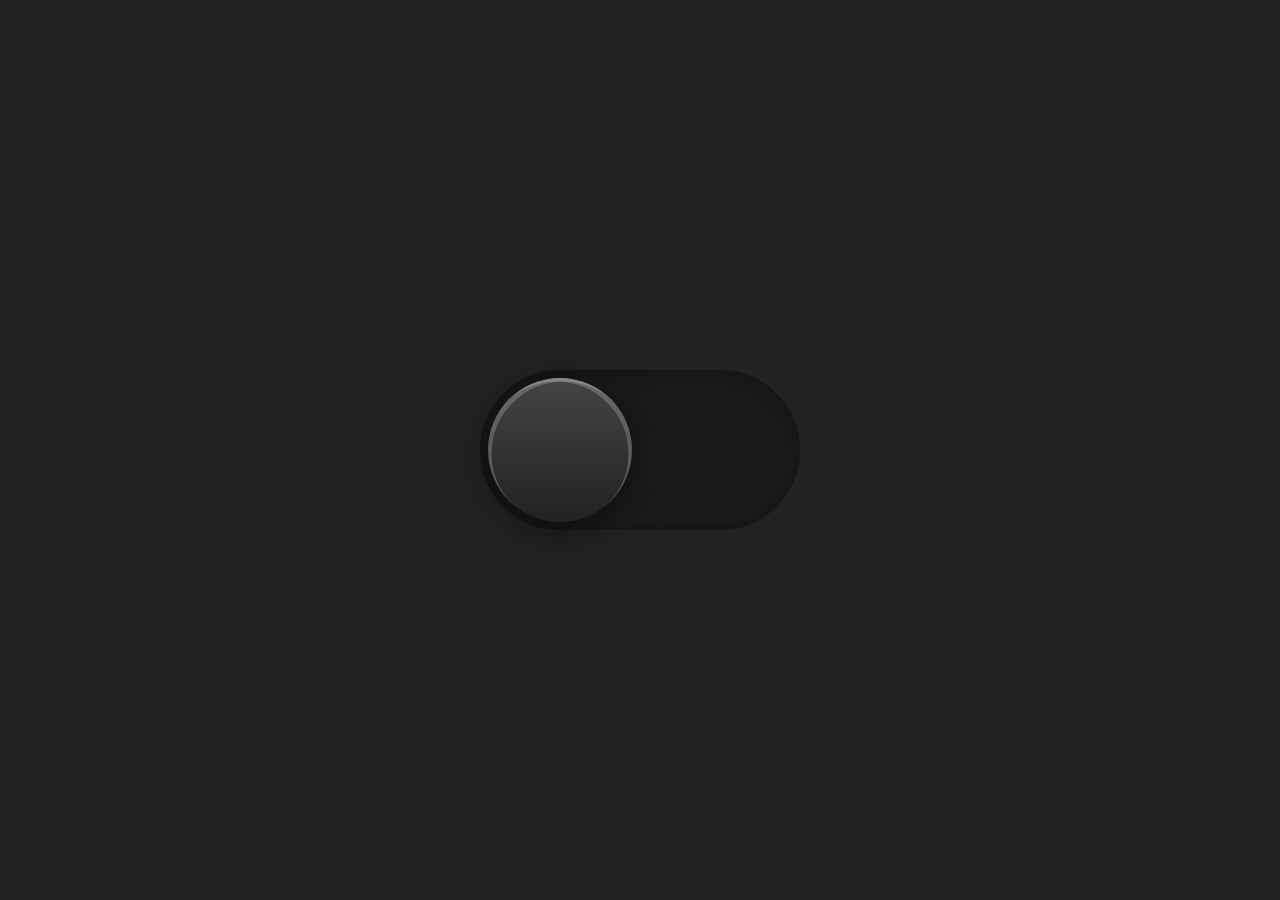
<file: Ejercicio11/index.html>
<html lang="es">
    <head>
        <meta charset="utf-8">
        <meta http-equiv="X-UA-Compatible" content="IE=edge">
        <title>Toggle</title>
        <link rel="stylesheet" href="./css/style.css">
    </head>
    <body>
        <div id="toggle">
            <i class="circulo"></i>
        </div>
        <script src="./script.js"></script>
    </body>
</html>
</file>
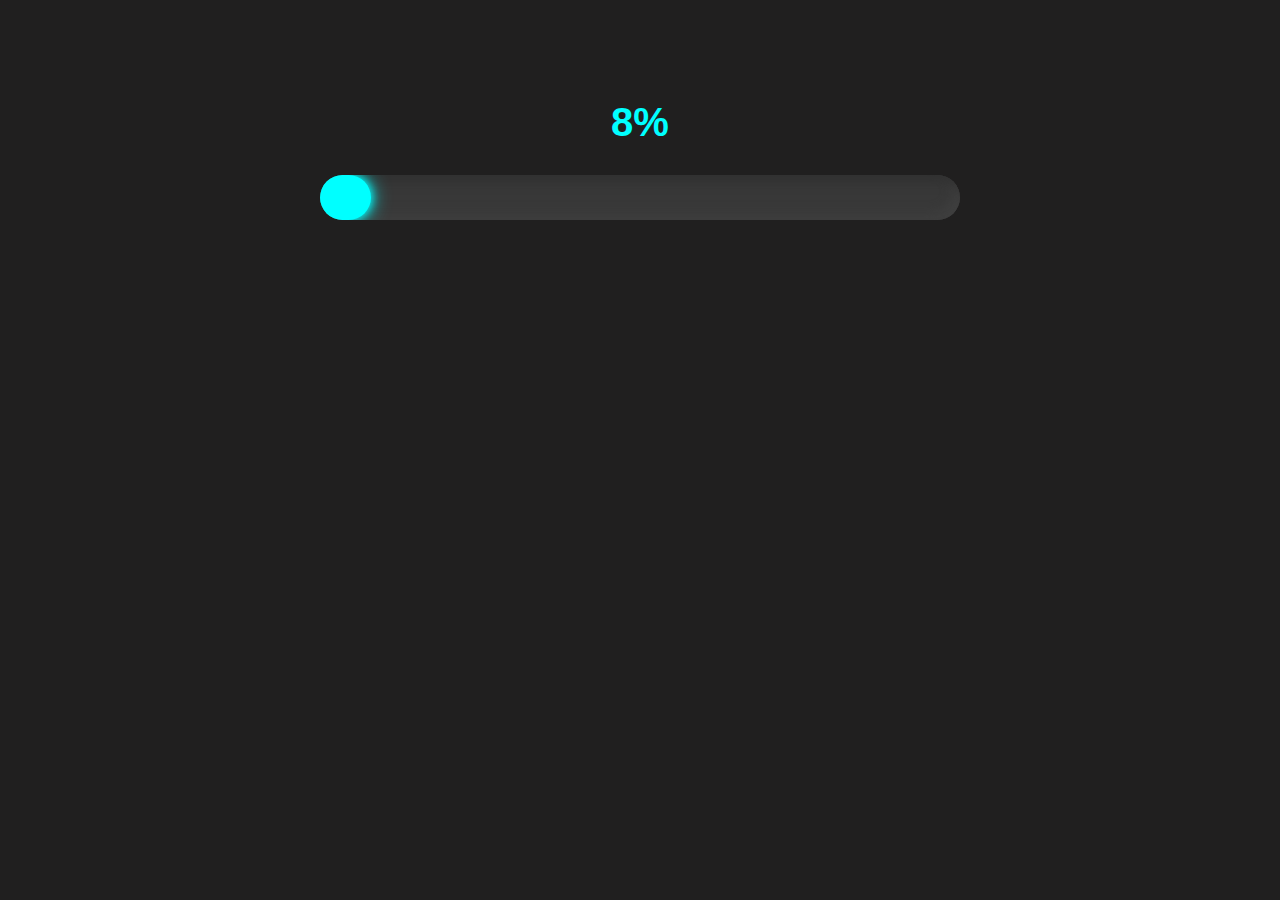
<file: Ejercicio13/index.html>
<html lang="es">
    <head>
        <meta charset="utf-8">
        <meta http-equiv="X-UA-Compatible" content="IE=edge">
        <title>Barra de Progreso</title>
        <meta name="description" content="">
        <meta name="viewport" content="width=device-width, initial-scale=1">
        <link rel="stylesheet" href="./CSS/style.css">
    </head>
    <body>
        <div class="porcentaje">0</div>
        <div class="barra">
            <span class="progreso"></span>
        </div>
        
        <script src="./script.js" ></script>
    </body>
</html>
</file>
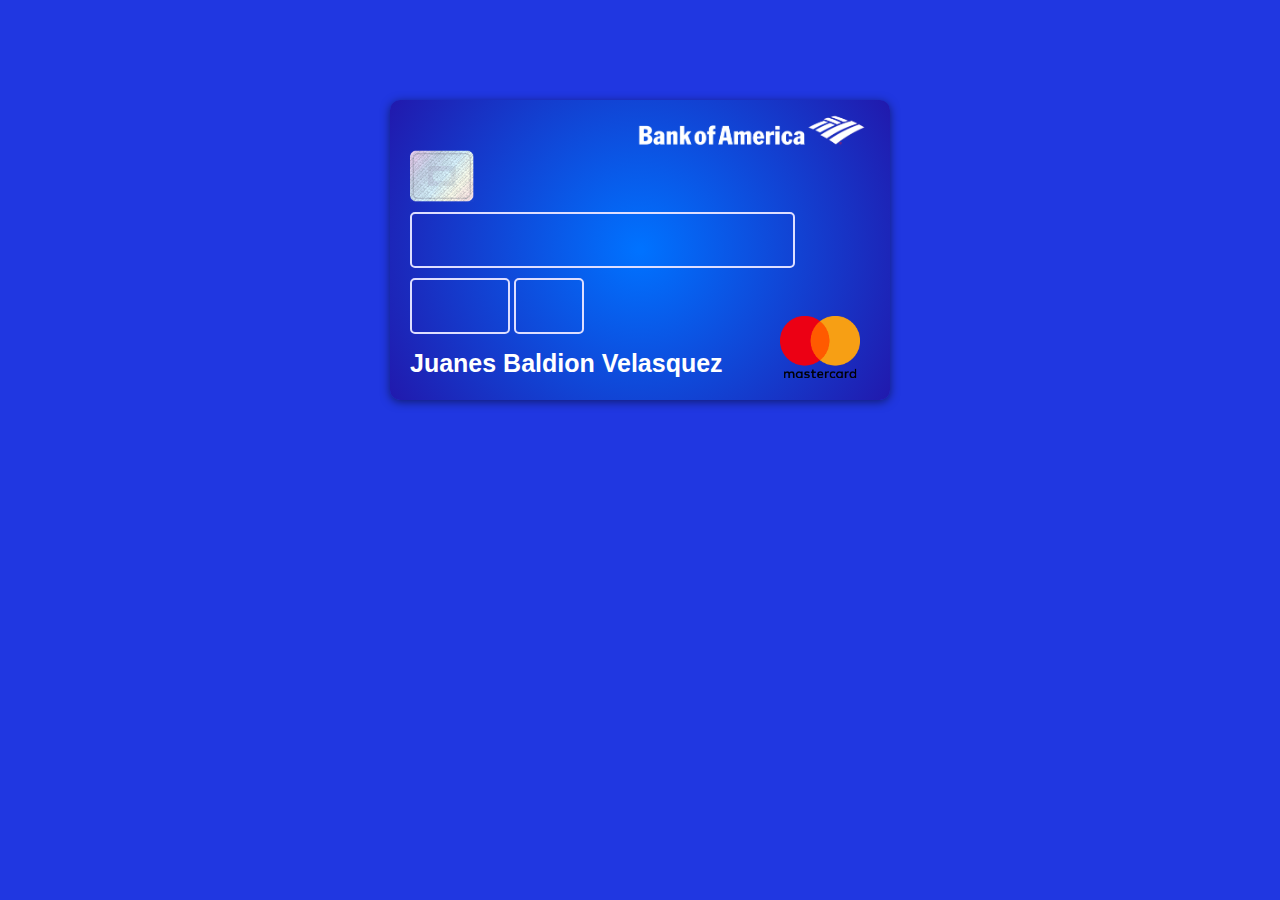
<file: Ejercicio14/index.html>
<!DOCTYPE html>
<html lang="en">
<head>
    <meta charset="UTF-8">
    <meta name="viewport" content="width=device-width, initial-scale=1.0">
    <link rel="stylesheet" href="style.css">
    <title>Tarjeta</title>
</head>
<body>
    <div id="marco">
        <div class="tarjeta">
            <div id="imagen">
                <div id="chip"></div>
                <div id="logoBanco"></div>
            </div>

            <input type="text" id="inputTarjeta">
            <input type="text" id="inputFecha">
            <input type="text" id="inputCVV">
            <div class="propietario">Juanes Baldion Velasquez</div>

            <div id="imagen2">
                <div id="masterLogo"></div>
            </div>
        </div>

    </div>
    <script src="main.js"></script>
</body>
</html>
</file>
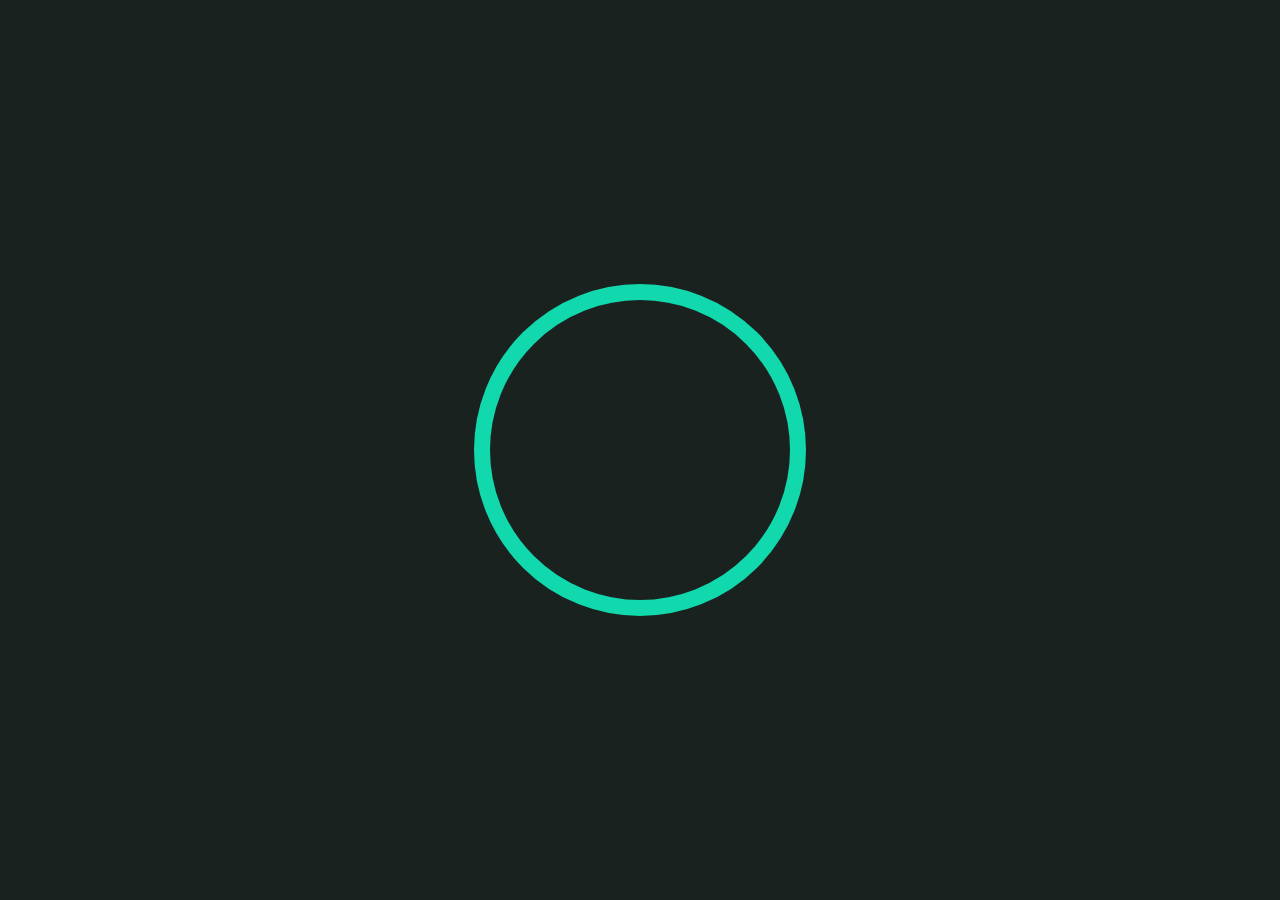
<file: Ejercicio2/index.html>
<!DOCTYPE html>
<html lang="es">
    <head>
        <meta charset="utf-8">
        <meta http-equiv="X-UA-Compatible" content="IE=edge">
        <title></title>
        <meta name="description" content="">
        <meta name="viewport" content="width=device-width, initial-scale=1">
        <link rel="stylesheet" href="./css/style.css">
    </head>
    <body>

        <div class="Reloj"></div>
                
        <script src="./script.js" async defer></script>
    </body>
</html>
</file>
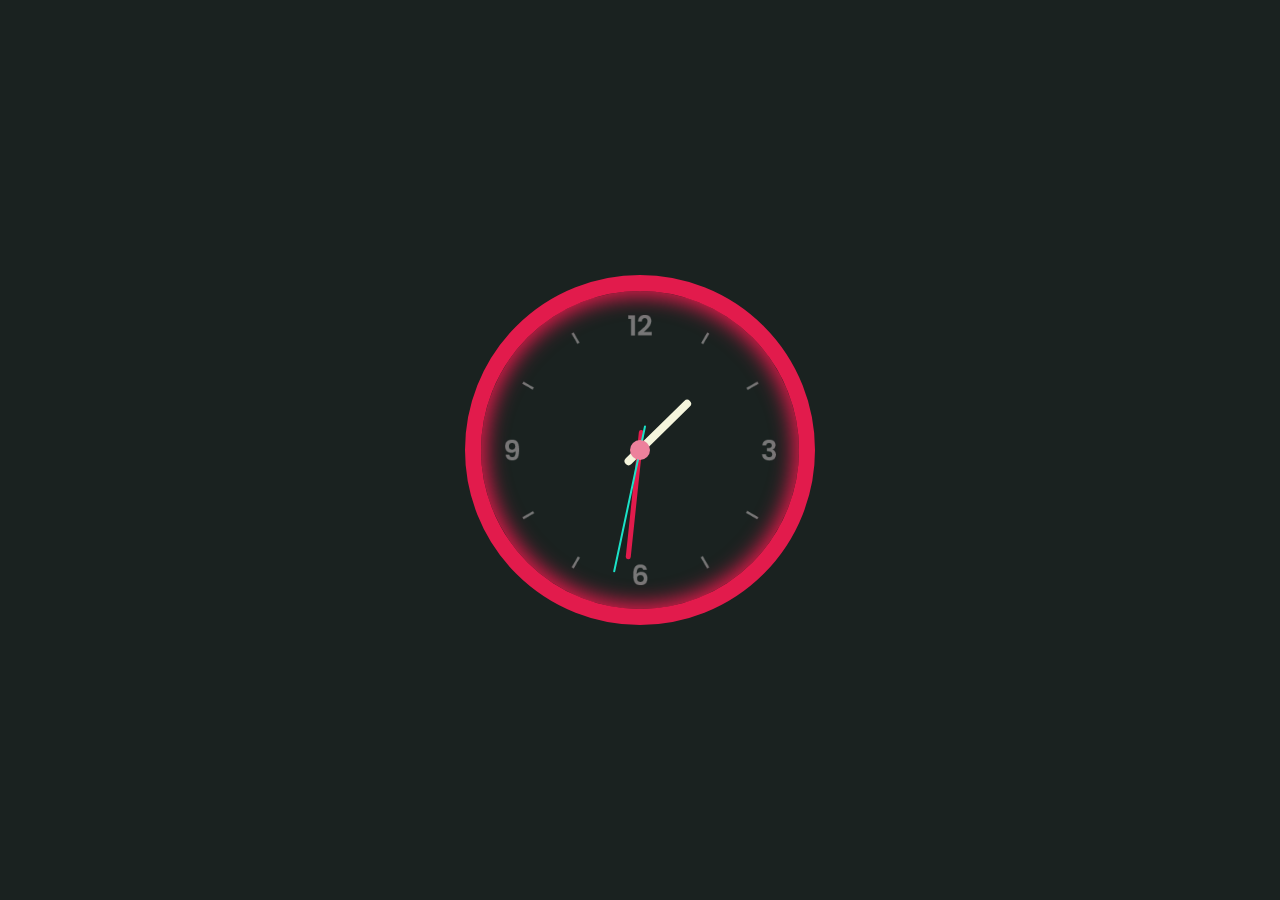
<file: Ejercicio3/index.html>
<!DOCTYPE html>
<html lang="es">
    <head>
        <meta charset="utf-8">
        <meta http-equiv="X-UA-Compatible" content="IE=edge">
        <title>Reloj análogo</title>
        <meta name="description" content="">
        <meta name="viewport" content="width=device-width, initial-scale=1">
        <link rel="stylesheet" href="./CSS/style.css">
    </head>
    <body>
        <div class="reloj">
            <div class="hora"></div>
            <div class="minuto"></div>
            <div class="segundo"></div>
        </div>
        <script src="./script.js" async defer></script>
    </body>
</html>
</file>
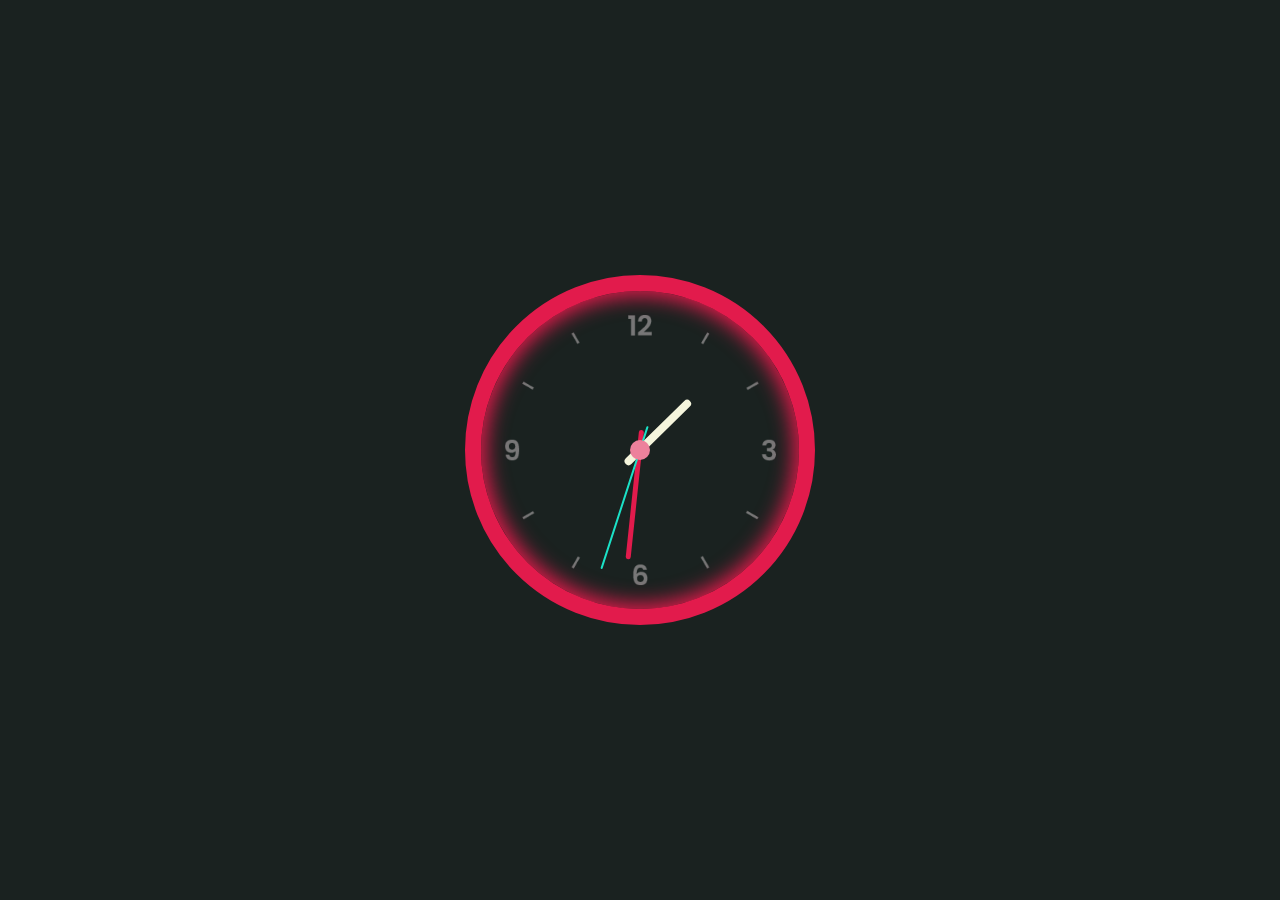
<file: Ejercicio4/index.html>
<!DOCTYPE html>
<html lang="es">
    <head>
        <meta charset="utf-8">
        <meta http-equiv="X-UA-Compatible" content="IE=edge">
        <title>Reloj análogo</title>
        <meta name="description" content="">
        <meta name="viewport" content="width=device-width, initial-scale=1">
        <link rel="stylesheet" href="./CSS/style.css">
    </head>
    <body>
        
        <div class="reloj">
            <div class="Reloj_digital"></div>
            <div class="hora"></div>
            <div class="minuto"></div>
            <div class="segundo"></div>
            
        </div>
        
        

        <script src="./script.js" async defer></script>
    </body>
</html>
</file>
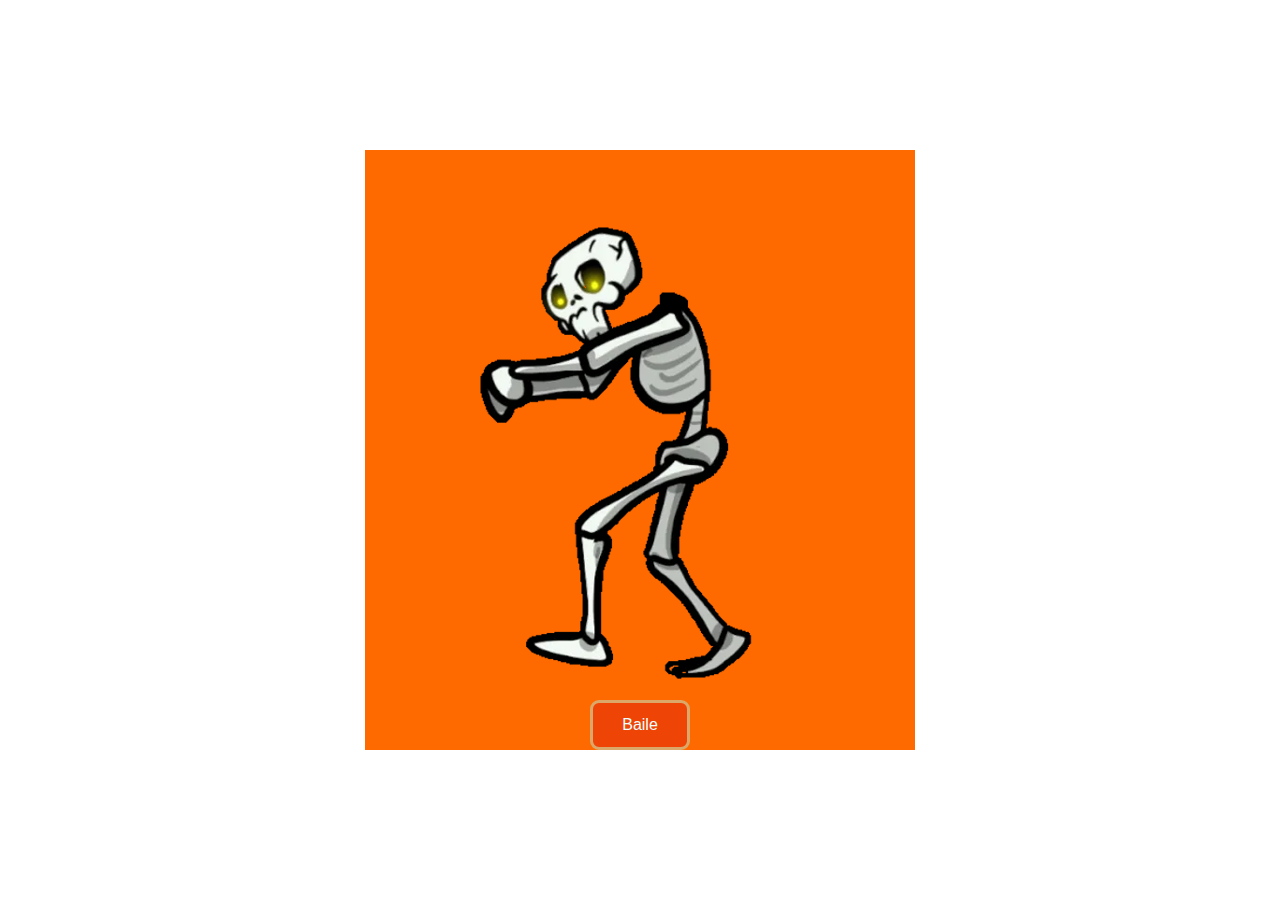
<file: Ejercicio5/index.html>
<!DOCTYPE html>
<html lang="en">
<head>
    <meta charset="UTF-8">
    <meta name="viewport" content="width=device-width, initial-scale=1.0">
    <title>Document</title>
    <link rel="stylesheet" href="./CSS/style.css">
</head>
<body>
    <div class="Baile">
        <div id="esqueletoquieto" class="esqueletoOff">
            <div class="esqueletoOnOff" onclick="bailar()"> Baile </div>
        </div>
    </div>
    <script src="./script.js"></script>
</body>
</html>
</file>
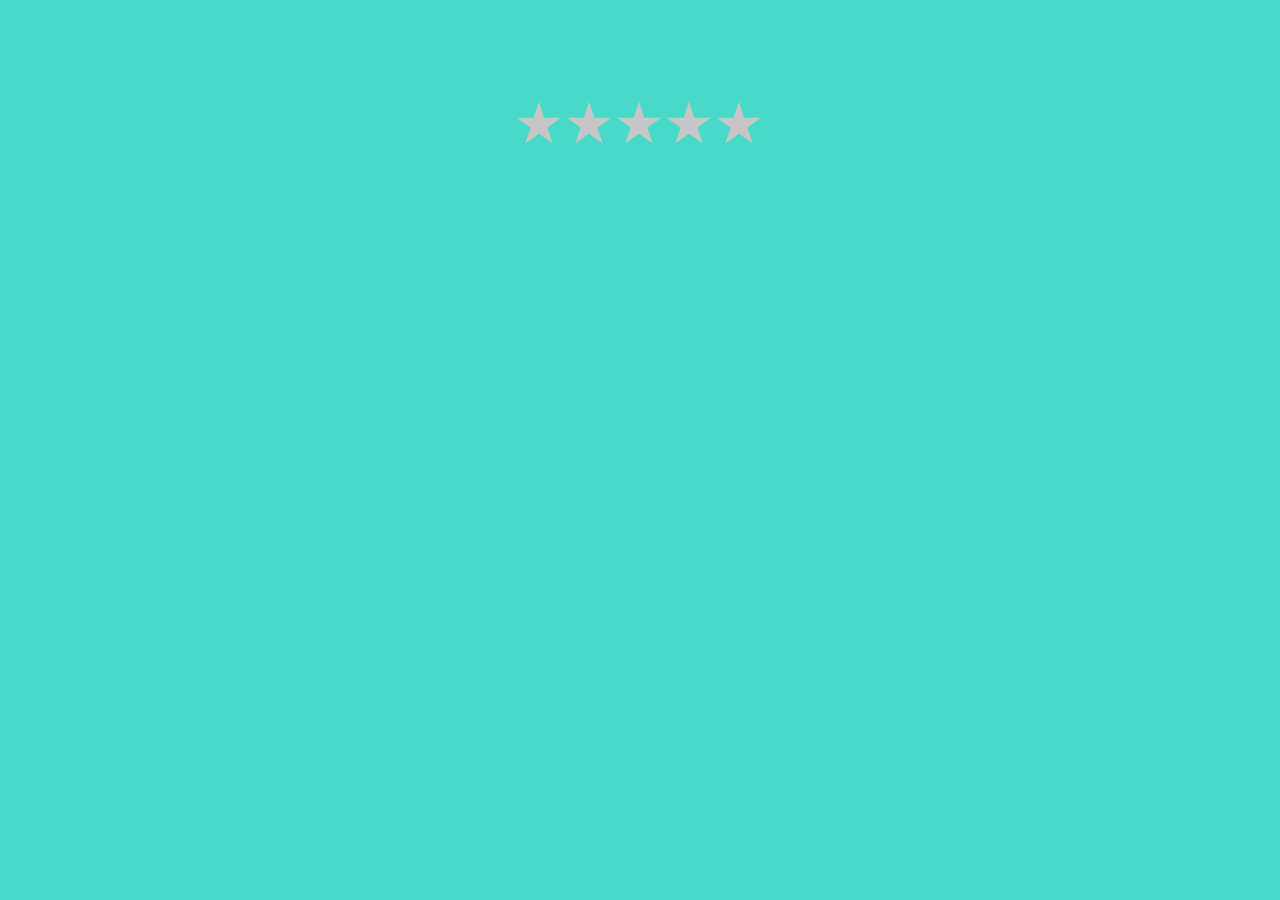
<file: Ejercicio6/index.html>
<!DOCTYPE html>
<html lang="es">
    <head>
        <meta charset="utf-8">
        <meta http-equiv="X-UA-Compatible" content="IE=edge">
        <title>Puntaje</title>
        <meta name="description" content="">
        <meta name="viewport" content="width=device-width, initial-scale=1">
        <link rel="stylesheet" href="./CSS/style.css">
    </head>
    <body>
        <div class="contenedor">
            <div class="puntaje"></div>
        </div>
               
        <script src="./script.js" async defer></script>
    </body>
</html>
</file>
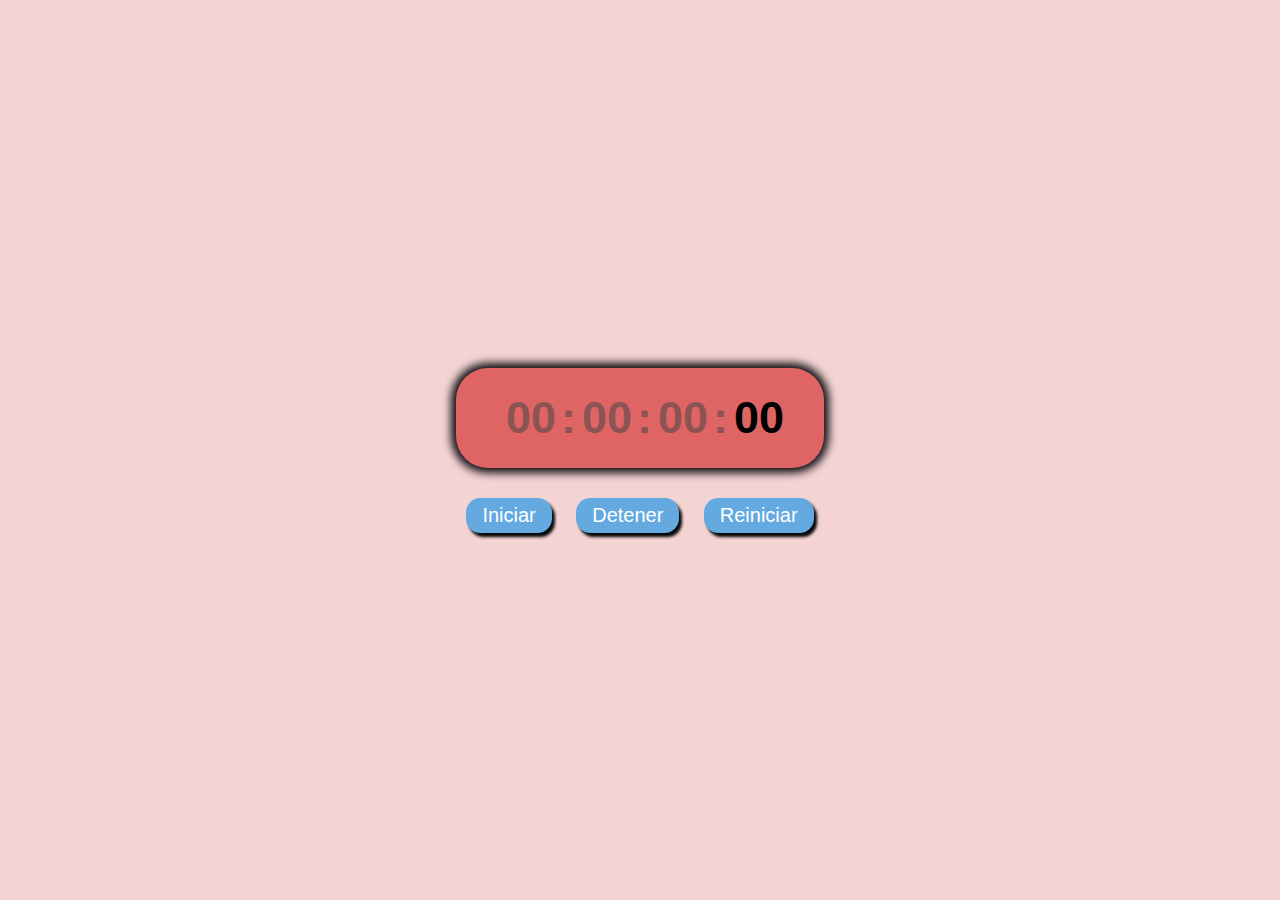
<file: ejercicio7/index.html>
<!DOCTYPE html>
<html lang="en">

<head>
    <meta charset="UTF-8">
    <meta name="viewport" content="width=device-width, initial-scale=1.0">
    <title>Document</title>
    <link rel="stylesheet" href="./css/style.css">
</head>

<body>
    <div class="pantalla">
        <div class="cronometro">
            <span class="hora">00</span>
            <span class="separador">:</span>
            <span class="minuto">00</span>
            <span class="separador">:</span>
            <span class="segundo">00</span>
            <span class="separador">:</span>
            <span class="milisegundo">00</span>
        </div>
        <div class="botones">
            <button class="iniciar">Iniciar</button>
            <button class="detener">Detener</button>
            <button class="reiniciar">Reiniciar</button>
        </div>

    </div>
    <script src="./script.js"></script>
</body>

</html>
</file>
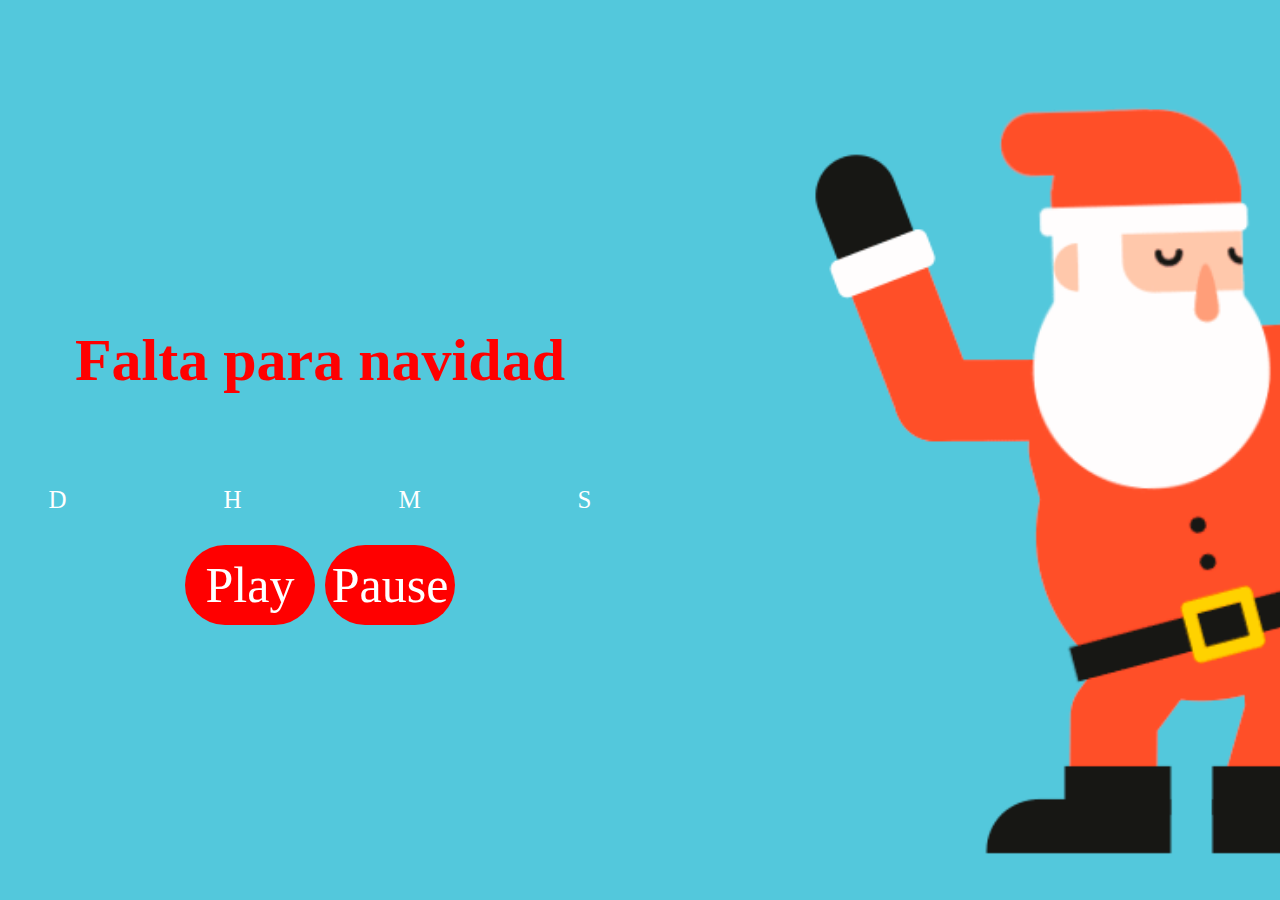
<file: Ejercicio8/index.html>
<!DOCTYPE html>
<html lang="en">
<head>
    <meta charset="UTF-8">
    <meta name="viewport" content="width=device-width, initial-scale=1.0">
    <title>Document</title>
    <link rel="stylesheet" href="./css/style.css">
</head>
<body>
    <div class="box1">
    <h1 class="titulo">Falta para navidad</h1>
    <div id="cuentaRegresiva" class="cuentaRegresiva">
    </div>

    <div class="tiempoL">
        <span class="letra">D</span>
        <span class="letra">H</span>
        <span class="letra">M</span>    
        <span class="letra">S</span>
    </div>
    <div class="botones">
        <div class="btn iniciar"> Play </div>
        <div class="btn detener"> Pause </div>
    </div>
    
        
    </div>
    
    <div class="santa" id="santa"></div>

    <script src="./script.js"></script>
    
</body>
</html>
</file>
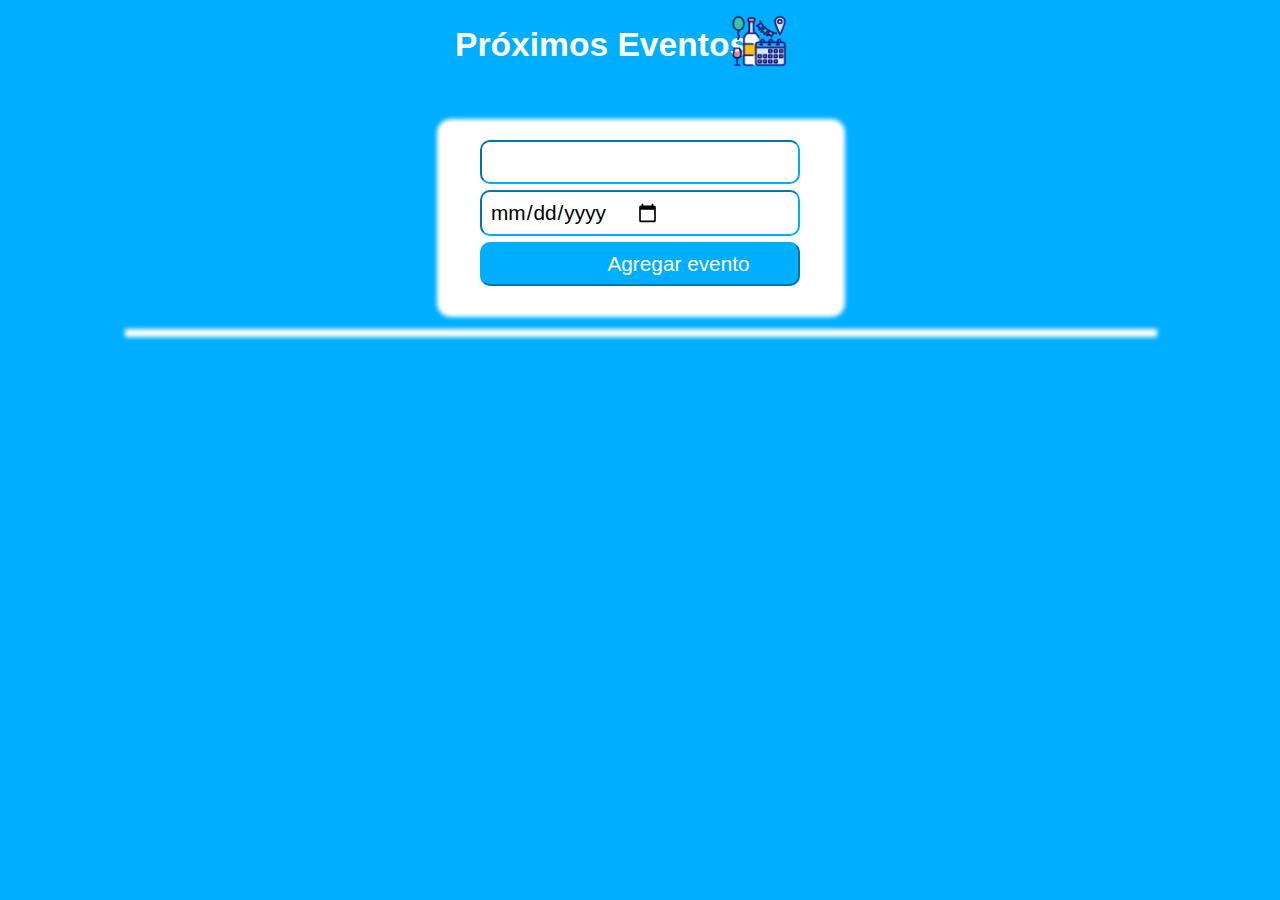
<file: Ejercicio9/index.html>
<!DOCTYPE html>
<html lang="en">
<head>
    <meta charset="UTF-8">
    <meta name="viewport" content="width=device-width, initial-scale=1.0">
    <title>Eventos</title>
    <link rel="stylesheet" href="./CSS/style.css">
</head>
<body>
    <h1>Próximos Eventos</h1>
    <img src="./img/eventos.png">
    <div class="eventos">
        <center>
            <div class="formulario">
                <form>
                    <input type="text" id="nombreEvento">
                    <input type="date" id="fechaEvento">
                    <input type="submit" id="agregar" value="Agregar evento">
                </form>
            </div>
        </center>
        <center>
        <div class="listaEventos2" id="listaEventos"></div></center>
    </div>
    <script src="./script.js"></script>
</body>
</html>
</file>
<file: Ejercicio11/css/style.css>
*{
    margin: 0;
    padding: 0;
    box-sizing: border-box;
}

body{
    background-color: rgb(35, 34, 34);
    display: flex;
    justify-content: center;
    align-items: center;
    flex-direction: column;
    min-height: 100vh;
    transition: 0.5s;
    &.toggleBlanco{
        background-color: aliceblue;
    }
}

#toggle {
    height: 160px;
    width: 320px;
    background: #1b1b1b;
    box-shadow: inset 0 8px 60px rgba(0, 0, 0, 0.1),
                inset 0 8px 8px rgba(0, 0, 0, 0.1),
                inset 0 -4px 4px rgba(0, 0, 0, 0.1);
    position: relative;
    border: none;
    cursor: pointer;
    transition: 0.5s;
    appearance: none;
    border-radius: 160px;

    &.toggleBlanco{
        background-color: aliceblue;
        box-shadow: inset 0 2px 60px rgba(0, 0, 0, 0.1),
                    inset 0px 2px 8px rgba(0, 0, 0, 0.1),
                    inset 0px -4px 4px rgba(0, 0, 0, 0.5);
        
        .circulo{
            left: 160px;
            box-shadow: 0 8px 20px rgba(0, 0, 0, 0.1),
                inset 4px 4px rgba(255, 255, 255, 1),
                inset -4px 4px rgba(255, 255, 255, 1);
            background: linear-gradient(to bottom, aliceblue, #fafafa);
            
        }
    }
}

.circulo{
    position: absolute;
    top: 0;
    left: 0;
    width: 160px;
    height: 160px;
    content: "";
    background: linear-gradient(to bottom, #444, #222);
    border-radius: 50vh;
    transform: scale(0.9);
    transition: 0.5s;
    box-shadow: 0 8px 40px rgba(0, 0, 0, 0.5),
            inset 4px 4px rgba(255, 255, 255, 0.2),
            inset -4px 4px rgba(255, 255, 255, 0.2);
}
</file>
<file: Ejercicio13/CSS/style.css>
*{
    margin: 0;
    padding: 0;
    box-sizing: border-box;
}

body{
    background-color: rgb(32, 31, 31);
}

.barra {
    background-color: #383838;
    height: 45px;
    width: 50%;
    margin: 130 auto;
    box-shadow: inset 6px 6px 12px #303030,
                inset -6px -6px 12px #404040;
    overflow: hidden;
    border: none;
    border-radius: 20rem;
}

.progreso {
    height: 100%;
    width: 0;
    background-color: aqua;
    box-shadow: 0 0 10px aqua,
            0 0 20px aqua;
    display: block;
    border-radius: 20rem;
}

.porcentaje {
    font-size: 2.5rem;
    font-family: 'Gill Sans', 'Gill Sans MT', Calibri, 'Trebuchet MS', sans-serif;
    font-weight: bold;
    text-align: center;
    transform: translatey(100px);
    color: aqua;
}

body.celebracion {
    background-image: url("../img/celebracion___736559c5c83b5ab___.gif");
    background-size: cover;
    background-repeat: no-repeat;
}
</file>
<file: Ejercicio14/style.css>
*{
    margin: 0%;
    padding: 0%;
    box-sizing: border-box;
}

body{
    font-family: Arial, Helvetica, sans-serif;
    background-color: rgb(32, 55, 225);
}

#imagen{
    display: flex;
    margin-top: -20px;
    justify-content: space-between;
}

#chip{
    background-image: url("./img/chip.png");
    background-size: cover;
    width: 68px;
    height: 52px;
    margin-top: 60px;
}

#logoBanco{
    background-image: url("./img/logobanco.png");
    background-size: cover;
    width: 250px;
    height: 40px;
    margin-left: 160px;
    margin-top: 20px;
}

.tarjeta{
    display: block;
    width: 500px;
    height: 300px;
    border-radius: 10px;
    padding: 10px 20px 0 20px;
    box-sizing: border-box;
    background: rgb(0, 114, 225);
    background: radial-gradient(circle, 
        rgba( 0, 114, 255, 1) 1%, 
        rgba( 33, 25, 173, 1) 100% );
    margin: 100px auto;
    box-shadow: 0 2px 10px rgba( 0, 0, 0, 0.5);
}

.tarjeta input {
    font-size: 28px;
    padding: 10px;
    border: solid 2px rgb(222, 222, 255);
    color: white;
    border-radius: 5px;
    background-color: transparent;
    margin-top: 10px;
    outline: none;
}

.tarjeta #inputTarjeta::before{
    content: "Card Number";
    position: relative;
    width: 100px;
    height: 100px;
}

.propietario{
    display: grid;
    color: white;
    font-weight: bold;
    font-size: 25px;
    padding-top: 15px;
}

.tarjeta #inputFecha{
    width: 100px;
}

.tarjeta #inputCVV{
    width: 70px;
}

#imagen2{
    display: flex;
    align-items: end;
}

#masterLogo{
    background-image: url("./img/master.png");
    background-size: cover;
    width: 80px;
    height: 62px;
    margin: -77px 0px 0px 370px;
}
</file>
<file: Ejercicio2/css/style.css>
body{
    margin: 0;
    min-height: 100vh;
    display: grid;
    justify-content: center;
    align-items: center;
    background-color: rgb(26,34,32);
}
.Reloj{
    border: 1rem solid rgb(17,216,173);
    width: 300px;
    height: 300px;
    display: flex;
    justify-content: center;
    align-items: center;
    border-radius: 50vh;
    font-family: monospace;
    font-size: 3rem;
    color: rgb(17,216,173);
}
</file>
<file: Ejercicio3/CSS/style.css>
*{
    margin:0;
    padding: 0;
    box-sizing: border-box;
}

body {
    display: flex;
    align-items: center;
    justify-content: center;
    min-height: 100vh;
    background-color: rgb(26,34,32);
}

.reloj{
    width: 350px;
    height: 350px;
    display: flex;
    align-items: center;
    justify-content: center;
    background-image: url("../img/fondo.png");
    background-size: cover;
    border: 1rem solid rgb(226,27,76);
    border-radius: 50vh;
    box-shadow: inset 0px 0px 20px 5px rgb(227,27,76);
}

.reloj::before{
    content: '';
    position: absolute;
    width: 20px;
    height: 20px;
    background: rgb(237,129,156);
    border-radius: 50vh;
    z-index: 10000;
}

.hora{
    width: 140px;
    height: 140px;
}
.hora::before {
    content: '';
    position: absolute;
    width: 8px;
    height: 90px;
    background: beige;
    z-index: 10;
    border-radius: 50vh;
}

.minuto{
    width: 220px;
    height: 220px;
}

.minuto::before {
    content: '';
    position: absolute;
    width: 5px;
    height: 130px;
    background: rgb(226,27,76);
    z-index: 11;
    border-radius: 50vh;
}

.segundo{
    width: 250px;
    height: 250px;
}

.segundo::before{
    content: '';
    position: absolute;
    width: 1.8px;
    height: 150px;
    background: rgb(27,226,199);
    z-index: 12;
    border-radius: 50vh;
}

.hora, .minuto, .segundo{
    display: flex;
    justify-content: center;
    position: absolute;
    border-radius: 50vh;
}
</file>
<file: Ejercicio4/CSS/style.css>
*{
    margin:0;
    padding: 0;
    box-sizing: border-box;
}

body {
    display: flex;
    align-items: center;
    justify-content: center;
    min-height: 100vh;
    background-color: rgb(26,34,32);
}

.reloj{
    width: 350px;
    height: 350px;
    display: flex;
    align-items: center;
    justify-content: center;
    background-image: url("../img/fondo.png");
    background-size: cover;
    border: 1rem solid rgb(226,27,76);
    border-radius: 50vh;
    box-shadow: inset 0px 0px 20px 5px rgb(227,27,76);
}

.Reloj_digital{
    display: flex;
    position: relative;
    top: 60px;
    font-family: monospace;
    font-size: 2rem;
    color: rgb(119,119,119);
}

.reloj::before{
    content: '';
    position: absolute;
    width: 20px;
    height: 20px;
    background: rgb(237,129,156);
    border-radius: 50vh;
    z-index: 10000;
}

.hora{
    width: 140px;
    height: 140px;
}
.hora::before {
    content: '';
    position: absolute;
    width: 8px;
    height: 90px;
    background: beige;
    z-index: 10;
    border-radius: 50vh;
}

.minuto{
    width: 220px;
    height: 220px;
}

.minuto::before {
    content: '';
    position: absolute;
    width: 5px;
    height: 130px;
    background: rgb(226,27,76);
    z-index: 11;
    border-radius: 50vh;
}

.segundo{
    width: 250px;
    height: 250px;
}

.segundo::before{
    content: '';
    position: absolute;
    width: 1.8px;
    height: 150px;
    background: rgb(27,226,199);
    z-index: 12;
    border-radius: 50vh;
}

.hora, .minuto, .segundo{
    display: flex;
    justify-content: center;
    position: absolute;
    border-radius: 50vh;
}
</file>
<file: Ejercicio5/CSS/style.css>
*{
    padding: 0;
    margin: 0;
    box-sizing: border-box;
}

body{
    align-items: center;
    justify-content: center;
    display: flex;
    min-height: 100vh;
}

.esqueletoOff{
    width: 550px;
    height: 600px;
    background-color:rgb(255,106,0);
    display: flex;
    align-items: end;
    justify-content: center;
    background-image: url(../img/esqueleto2.png);
}

.esqueletoOff.on{
    background-image: url("../img/esqueleto1.gif"); 
}

.esqueletoOnOff{
    width: 100px;
    height: 50px;
    background-color: rgb(238,68,6);
    border-radius: 1vh;
    border: 0.2rem solid rgb(220,168,105);
    position: fixed;
    color: azure;
    align-items: center;
    justify-content: center;
    display: flex;
    font-family: 'Trebuchet MS', 'Lucida Sans Unicode', 'Lucida Grande', 'Lucida Sans', Arial, sans-serif;
}
</file>
<file: Ejercicio6/CSS/style.css>
body{
    background-color: rgb(72, 218, 201);
}

.puntaje{
    margin-top: 100px;
    display: flex;
    justify-content: center;
    align-items: center;
}

.item{
    background-color: rgb(198, 198, 198);
    width: 50px;
    height: 45px;
    cursor: pointer;
    -webkit-mask-image: url(../img/estrella.svg);
    mask-image: url(../img/estrella.svg); 
}

.item.selec{
    background-color: rgb(30, 69, 70);
}
</file>
<file: ejercicio7/css/style.css>
* {

    margin: 0;
    padding: 0;
    box-sizing: border-box;
    font-family: Verdana, Geneva, Tahoma, sans-serif;
}

body {
    min-height: 100vh;
    min-width: 100vw;
    display: flex;
    align-items: center;
    justify-content: center;
    background-color: rgba(196, 24, 24, 0.191);

}

.pantalla {
    user-select: none;


}

.pantalla .cronometro {
    height: 100px;

    background: #df6464;
    display: flex;
    align-items: center;
    justify-content: center;
    border-radius: 2rem;
    box-shadow: 0px 0px 8px 5px rgb(14, 14, 18);
    border: none;


}

.pantalla .cronometro span {
    position: relative;
    width: 100px;
    text-align: center;
    font-size: 45px;
    font-weight: 550;
    color: rgb(139, 83, 83);
}

.cronometro span.separador {
    width: 14px;
    margin-right: -18px;


}

.cronometro span.separador-mili {
    color: rgb(0, 0, 0);
    width: 35px;
    margin-right: -25px;
}


.cronometro span.milisegundo {
    color: rgb(0, 0, 0);
    margin-right: -10px;

}

.milisegundo,
.segundo,
.minuto,
.hora {
    margin-right: -20px;


}

.pantalla .botones {
    text-align: center;
    margin-top: 30px;

}

.botones button {
    padding: 6px 16px;
    outline: none;
    border: none;
    margin: 0px 10px;
    color: rgb(255, 255, 255);
    background: #64a9df;
    font-size: 20px;
    font-weight: 500;
    border-radius: 0.9rem;
    cursor: pointer;
    box-shadow: 3px 4px 3px 0px #050708;
}

.botones button.on {
    pointer-events: none;
    opacity: 0.7;

}
</file>
<file: Ejercicio8/css/style.css>
*{
    margin: 0%;
    padding: 0%;
    box-sizing: border-box;
}

body{
    background-color: rgb(83, 200, 220);
    height: 100vh;
    display: flex;
    justify-content: center;
    align-items: center;
}

.box1{
    font-size: 50px;
    width: 50vw;
    height: 100vh;
    display: flex;
    justify-content: center;
    align-items: center;
    flex-direction: column;
    
}
.titulo{
    font-size: 60px;
    color: red;
    position: relative;
    bottom: 50px;
}

.cuentaRegresiva{
    color: white;
    width: 700px;
    display: flex;
    justify-content: center;
}

.tiempo{
    width: 150px;
    height: 80px;
    display: flex;  
    justify-content: center;
    align-items: center;
    border: 3px solid rgb(255, 255, 255);
    border-radius: 70px;
    padding: 10px;
    margin: 0 auto;
    box-shadow: inset 0px 2px 10px rgba(255, 255, 255, 0.739);
}

.tiempoL{
    width: 700px;
    display: flex;
    justify-content: center;
    position: absolute;
    color: white;
    margin-top: 100px;
}
.letra{
    font-size: 25px;
    margin: 0 auto;
}

.botones{
    width: 500px;
    display: flex;
    justify-content: center;
    align-items: center;
    gap: 10px;
    position: relative;
    top: 100px;
}

.santa{
    font-size: 200px;
    width: 50vw;
    height: 100vh;
    display: flex;
    align-items: end;
    justify-content: center;
    background-image: url(../img/papaNoel.png);
    background-size: cover;
}
.santa.on{
    font-size: 200px;
    width: 50vw;
    height: 100vh;
    display: flex;
    align-items: end;
    justify-content: center;
    background-image: url(../img/papaNoelgif.gif);
    background-size: cover;
}

.btn{
    background-color: Red;
    width: 130px;
    height: 80px;
    position: relative;
    display: flex;
    color: white;
    padding: 1rem;
    align-items: center;
    justify-content: center;
    border-radius: 100px;
    cursor: pointer;
    transition: .5s;
}
.btn:hover{
    transform: scale(1.1);
}
</file>
<file: Ejercicio9/CSS/style.css>
*{ 
    padding: 0; 
    margin: 0; 
    box-sizing: border-box; 
    font-family: 'Gill Sans', 'Gill Sans MT', Calibri, 'Trebuchet MS', sans-serif;
} 
body{ 
    background-color: rgb(0, 174, 255); 
} 
h1{ 
    color: white; 
    text-align: center; 
    padding-top: 2%;
    padding-right: 6%;
    font-size: 210%;
} 
img{
    position: relative;
    left: 57%;
    bottom: 50px;
    width: 58px;
    height: 54px;
}

.formulario{ 
    background-color: rgb(255, 255, 255); 
    justify-content: center; 
    align-items: center; 
    width: 400px; 
    height: 190px; 
    border-radius: 10px; 
    padding-top: 1%; 
    box-shadow: 1px 1px 4px 4px white; 
    border: none; 
    margin-bottom: 20px ; 
} 

.formulario input{ 
    font-size: 130%; 
    display: flex; 
    margin-top: 6px; 
    padding: 2%; 
    width: 80%; 
    border-radius: 10px ; 
    border-color: rgb(0, 174, 255); 
} 

.formulario input[type="submit"] { 
    padding-left: 85px; 
    background-color: rgb(0, 174, 255);  
    color: white; 
    cursor: pointer;
} 

.listaEventos2{ 
    display: flex; 
    flex-direction: column; 
    background-color: white; 
    width: 80%; 
    border-radius: 10px ; 
    box-shadow: 1px 1px 4px 4px white; 
} 
.evento{ 
    flex-direction: row;
    align-items: center;
    font-size: 180%;
    margin: 10px;
    display: grid;
    grid-template-columns: repeat(4,1fr); 
    border: solid 2px rgb(0, 174, 255);
    border-radius: 12px; 
}

.evento .acciones .eliminar{
    background-color: rgb(26, 255, 0);
    border-color: rgb(26, 255, 0);
    font-size: 90%;
    border-radius: 5px;
    width: 150px;
    height: 50px;
}

.evento .acciones .eliminar:hover {
    background-color: rgb(255, 0, 0);
    border-color: rgb(255, 0, 0);
    color: white;
    cursor: pointer;
}

.evento .dias .diasFaltantes{
    color: green;
    text-align: center;
    align-items: center;
    display: flex;
    position: relative;
    left: 10px;
} 

.evento .dias {
    position: relative;
    left: 100px;
    display: flex;
    flex-direction: column;
    width: 30px;
    margin-top: 10px ;
    margin-bottom: 10px ;
}

.evento .nombreEvento {
    border: solid 2px black;
    position: relative;
    display: flex;
    flex-direction: column;
    margin-top: 10px ;
    margin-bottom: 10px ;
    
    word-wrap: break-word;
    width: 300px;
}
</file>
